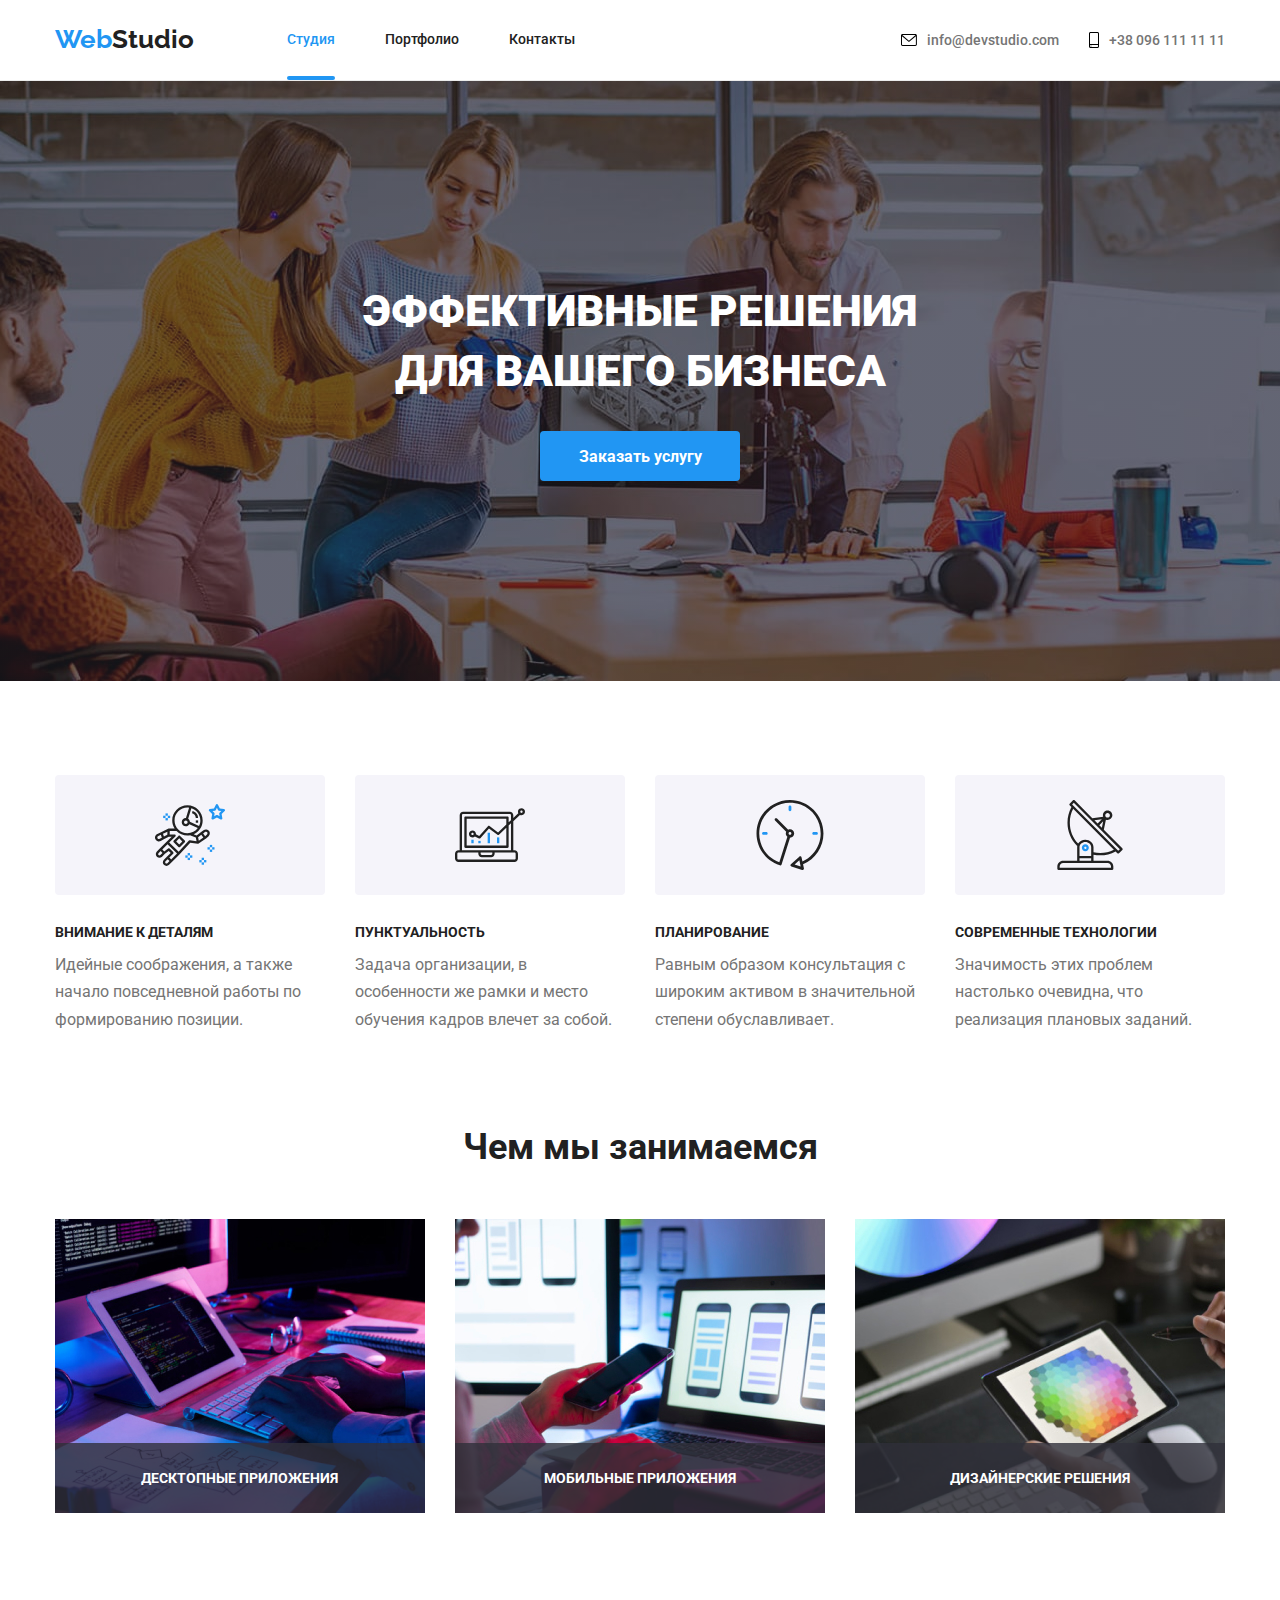
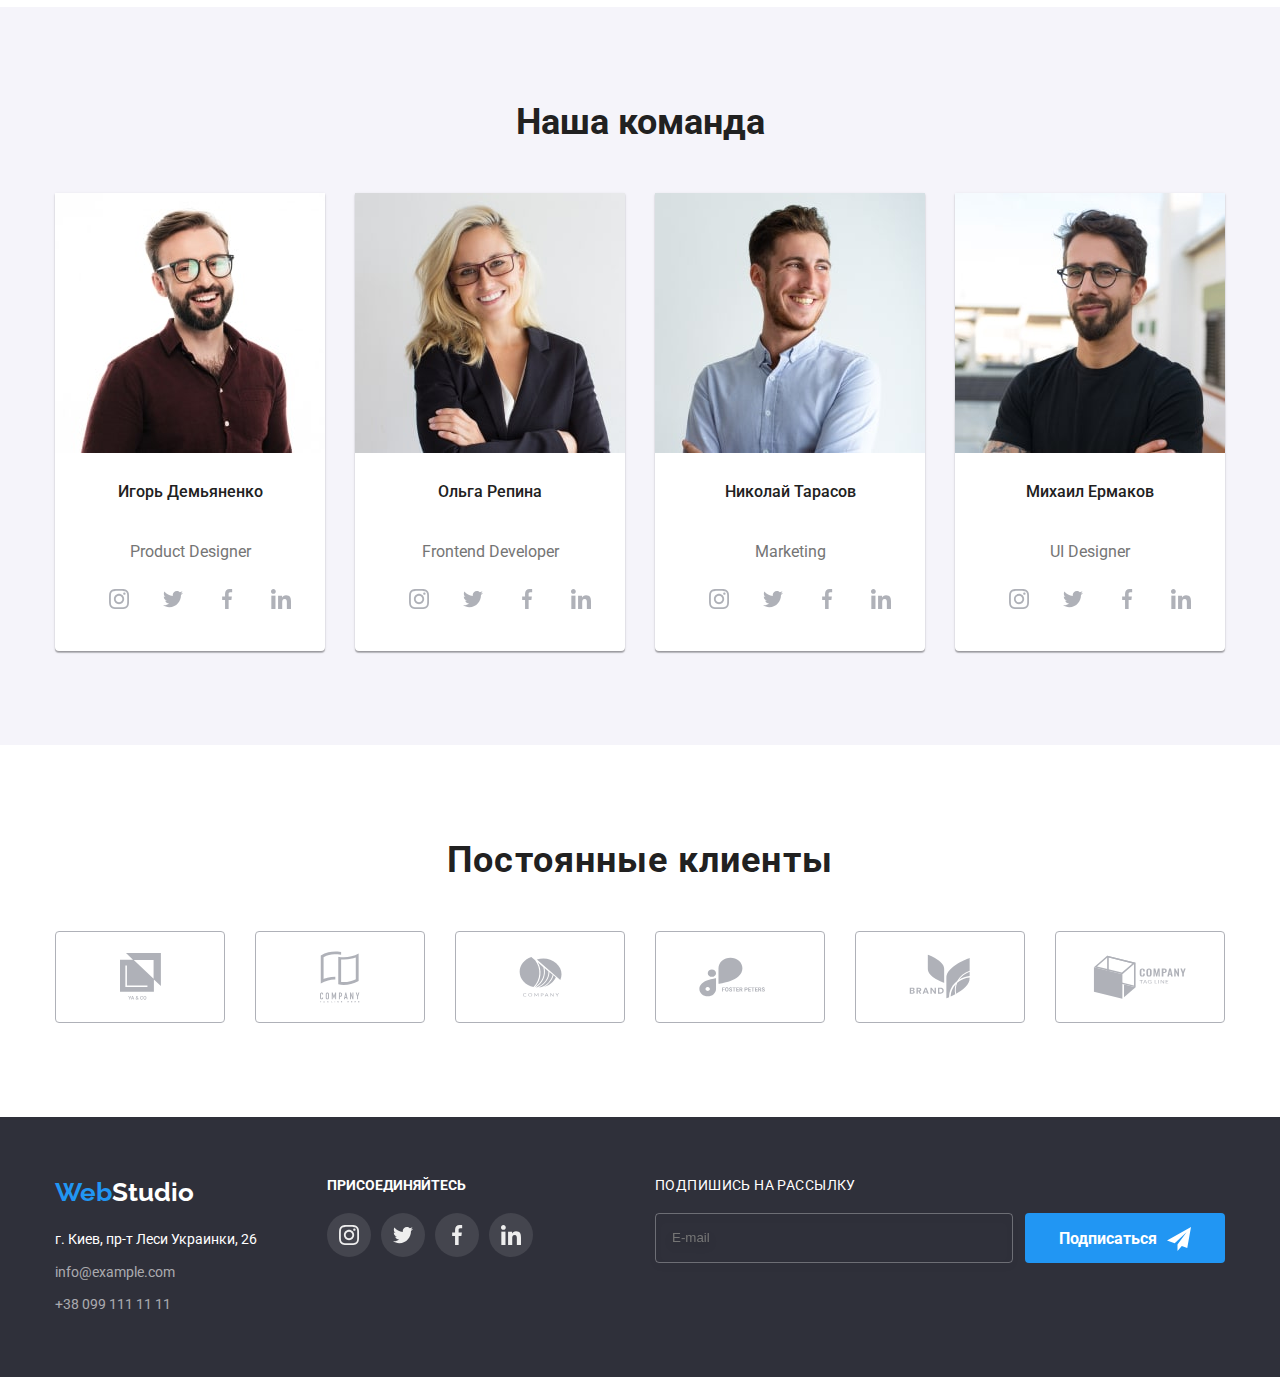
<file: index.html>
<!DOCTYPE html>
<html lang="en">

<head>
    <meta charset="UTF-8">
    <meta http-equiv="X-UA-Compatible" content="IE=edge">
    <meta name="viewport" content="width=device-width, initial-scale=1.0">
    <title>Студия</title>
    <link rel="preconnect" href="https://fonts.googleapis.com">
    <link rel="preconnect" href="https://fonts.gstatic.com" crossorigin>
    <link href="https://fonts.googleapis.com/css2?family=Raleway:wght@700&family=Roboto:wght@400;500;700;900&display=swap"
        rel="stylesheet">
    <link rel="stylesheet" href="https://minhaskamal.github.io/DownGit/#/home?url=https://github.com/sindresorhus/modern-normalize/blob/main/modern-normalize.css">
    <link rel="stylesheet" href="./css/main.min.css">
    
</head>

<body>
    <!-- Навбар -->
    <header class="header">
        <div class="container">
            <nav class="nav">
                <a href="index.html" class="header-logo logo">Web<span>Studio</span></a>
                <ul class="nav-list list">
                    <li class="item"><a href="index.html" class="active list-title nav-link-head">Студия</a></li>
                    <li class="item"><a href="portfolio.html" class="list-title nav-link-head">Портфолио</a></li>
                    <li class="item"><a href="" class="list-title nav-link-head">Контакты</a></li>
                </ul>
            </nav>
            <div class="header-contact">
                <a href="mailto:info@devstudio.com" class="info info-link"><svg class="info-icon" width="16" height="12"><use href="./images/symbol-defs.svg#icon-envelope"></use></svg>info@devstudio.com</a>
                <a href="tel:+380991111111" class="info item info-link"><svg class="info-icon" width="10" height="16">
                    <use href="./images/symbol-defs.svg#icon-smartphone"></use>
                </svg>+38 096 111 11 11</a>
            </div>
            <button type="button" class="gamburger gamburger-open"><svg class="ikon-gamburger"  width="24" height="16"><use  href="./images/symbol-defs.svg#icon-g-menu"></use></svg></button>
        </div> 
        <div class="mob-menu is-hidden">
            <div class="menu-top">
                <button type="button" class="gamburger gamburger-close">
                    <svg class="ikon-gamburger" width="18" height="18">
                        <use href="./images/symbol-defs.svg#icon-g-close"></use>
                    </svg>
                </button>
                <ul class="mob-menu-list list">
                    <li class="mob-menu-item">
                        <a href="./index.html" class="mob-menu-link active" >Студия</a>
                    </li>
                    <li class="mob-menu-item">
                        <a href="./portfolio.html" class="mob-menu-link">Портфолио</a>
                    </li>
                    <li class="mob-menu-item">
                        <a href="" class="mob-menu-link">Контакты</a>
                    </li>
                </ul>
            </div>
           <div class="menu-bottom">
                <a href="tel:+380991111111" class="mob-tel link">+38 096 111 11 11</a>
                <a href="mailto:info@devstudio.com" class="mob-email link">info@devstudio.com</a>
                <ul class="mob-list-social list">
                    <li class="mob-social-menu-item"><a href="" class="mob-social-link link">Instagram</a></li>
                    <li class="mob-social-menu-item"><a href="" class="mob-social-link link">Twitter</a></li>
                    <li class="mob-social-menu-item"><a href="" class="mob-social-link link">Facebook</a></li>
                    <li class="mob-social-menu-item"><a href="" class="mob-social-link link">Linkedin</a></li>
                </ul>
           </div>
        </div>
    </header>
    <!-- Основной контент -->
    <main>
        <!-- Шапка -->
        <section class="hero section">
            <div class="container">
                <h1 class="hero-title">Эффективные решения<br> для вашего бизнеса</h1>
                <button type="button" class="hero-button" data-modal-open>Заказать услугу</button>
            </div>
        </section>
        <!-- Особенности -->
        <section class="quality section">
            <div class="container">
                <ul class="list quality-list">
                    <li class="flex-element">
                        <div class="box-icon">
                         <svg class="quality-icon">
                            <use href="./images/symbol-defs.svg#icon-astronaut"></use>
                        </svg>   
                        </div>
                        <h3 class="quality-title">Внимание к деталям</h3>
                        <p class="quality-text">Идейные соображения, а также начало повседневной работы по формированию позиции.</p>
                    </li>
                    <li class="flex-element">
                        <div class="box-icon">
                            <svg class="quality-icon">
                                <use href="./images/symbol-defs.svg#icon-diagram"></use>
                            </svg>
                        </div>
                        <h3 class="quality-title">Пунктуальность</h3>
                        <p class="quality-text">Задача организации, в особенности же рамки и место обучения кадров влечет за собой.</p>
                    </li>
                    <li class="flex-element">
                        <div class="box-icon">
                            <svg class="quality-icon">
                                <use href="./images/symbol-defs.svg#icon-clock"></use>
                            </svg>
                        </div>
                        <h3 class="quality-title">Планирование</h3>
                        <p class="quality-text">Равным образом консультация с широким активом в значительной степени обуславливает.</p>
                    </li>
                    <li class="flex-element">
                        <div class="box-icon">
                            <svg class="quality-icon">
                                <use href="./images/symbol-defs.svg#icon-antenna"></use>
                            </svg>
                        </div>
                        <h3 class="quality-title">Современные технологии</h3>
                        <p class="quality-text">Значимость этих проблем настолько очевидна, что реализация плановых заданий.</p>
                    </li>
                </ul>
            </div>
        </section>
        <!-- Чем мы занимаемся -->
        <section class="doing section sec-padding">
            <div  class="container">
                <h2 class="doing-title">Чем мы занимаемся</h2>
                <ul class="doing-list list">
                    <li class="flex-element"><div class="doing-top-wrap"><img src="./images/keyboard.jpg" alt="keyboard" width="370"><p class="doin-text">Десктопные приложения</p></div></li>
                    <li class="flex-element"><div class="doing-top-wrap"><img src="./images/notebook.jpg" alt="notebook" width="370"><p class="doin-text">Мобильные приложения</p></div></li>
                    <li class="flex-element"><div class="doing-top-wrap"><img src="./images/pad.jpg" alt="tablet" width="370"><p class="doin-text">Дизайнерские решения</p></div></li>
                </ul>
            </div>
        </section>
        <!-- Наша команда -->
        <section class="our-team section">
            <div class="container">
                <h2 class="our-team-title">Наша команда</h2>
                <ul class="list">
                    <li  class="flex-element">
                        <picture>
                            <source srcset="
                                ./images/team/img1-desktop-1x.jpg 1x,
                                ./images/team/img1-desktop-2x.jpg 2x"
                                media="(min-width: 1200px)"
                            >
                            <source srcset="
                                ./images/team/img1-tablet-1x.jpg 1x,
                                ./images/team/img1-tablet-2x.jpg 2x"
                                media="(min-width: 768px)"
                            >
                            <source srcset="
                                ./images/team/img1-mob-1x.jpg 1x,
                                ./images/team/img1-mob-2x.jpg 2x"
                                media="(min-width: 320px)"
                            >
                            <img src="./images/pers1.jpg" alt="product_designer" width="270">
                        </picture>
                        <div class="info-personal">
                            <h3 class="list-title">Игорь Демьяненко</h3>
                            <p class="list-text">Product Designer</p>
                            <ul class="team-social-list list">
                                <li class="team-social-item item">
                                    <a href="" class="link team-social-link">
                                        <svg class="team-social-icon">
                                            <use href="./images/symbol-defs.svg#icon-instagram"></use>
                                        </svg>
                                    </a>
                                </li>
                                <li class="team-social-item item">
                                    <a href="" class="link team-social-link">
                                        <svg class="team-social-icon">
                                            <use href="./images/symbol-defs.svg#icon-twitter"></use>
                                        </svg>
                                    </a>
                                </li>
                                <li class="team-social-item item">
                                    <a href="" class="link team-social-link">
                                        <svg class="team-social-icon">
                                            <use href="./images/symbol-defs.svg#icon-facebook"></use>
                                        </svg>
                                    </a>
                                </li>
                                <li class="team-social-item item">
                                    <a href="" class="link team-social-link">
                                        <svg class="team-social-icon">
                                            <use href="./images/symbol-defs.svg#icon-linkedin"></use>
                                        </svg>
                                    </a>
                                </li>
                            </ul>
                        </div>
                    </li>
                    <li  class="flex-element">
                        <picture>
                            <source srcset="
                                ./images/team/img2-desktop-1x.jpg 1x,
                                ./images/team/img2-desktop-2x.jpg 2x"
                                media="(min-width: 1200px)"
                            >
                            <source srcset="
                                ./images/team/img2-tablet-1x.jpg 1x,
                                ./images/team/img2-tablet-2x.jpg 2x"
                                media="(min-width: 768px)"
                            >
                            <source srcset="
                                ./images/team/img2-mob-1x.jpg 1x,
                                ./images/team/img2-mob-2x.jpg 2x"
                                media="(min-width: 320px)"
                            >
                            <img src="./images/pers2.jpg" alt="frontend_developer" width="270">
                        </picture>
                        <div class="info-personal">
                            <h3 class="list-title">Ольга Репина</h3>
                            <p class="list-text">Frontend Developer</p>
                            <ul class="team-social-list list">
                                <li class="team-social-item item">
                                    <a href="" class="link team-social-link">
                                        <svg class="team-social-icon">
                                            <use href="./images/symbol-defs.svg#icon-instagram"></use>
                                        </svg>
                                    </a>
                                </li>
                                <li class="team-social-item item">
                                    <a href="" class="link team-social-link">
                                        <svg class="team-social-icon">
                                            <use href="./images/symbol-defs.svg#icon-twitter"></use>
                                        </svg>
                                    </a>
                                </li>
                                <li class="team-social-item item">
                                    <a href="" class="link team-social-link">
                                        <svg class="team-social-icon">
                                            <use href="./images/symbol-defs.svg#icon-facebook"></use>
                                        </svg>
                                    </a>
                                </li>
                                <li class="team-social-item item">
                                    <a href="" class="link team-social-link">
                                        <svg class="team-social-icon">
                                            <use href="./images/symbol-defs.svg#icon-linkedin"></use>
                                        </svg>
                                    </a>
                                </li>
                            </ul>
                        </div>
                    </li>
                    <li  class="flex-element">
                        <picture>
                            <source srcset="
                                ./images/team/img3-desktop-1x.jpg 1x,
                                ./images/team/img3-desktop-2x.jpg 2x"
                                media="(min-width: 1200px)"
                            >
                            <source srcset="
                                ./images/team/img3-tablet-1x.jpg 1x,
                                ./images/team/img3-tablet-2x.jpg 2x"
                                media="(min-width: 768px)"
                            >
                            <source srcset="
                                ./images/team/img3-mob-1x.jpg 1x,
                                ./images/team/img3-mob-2x.jpg 2x"
                                media="(min-width: 320px)"
                            >
                            <img src="./images/pers3.jpg" alt="marketing" width="270">
                        </picture>
                        <div class="info-personal">
                            <h3 class="list-title">Николай Тарасов</h3>
                            <p class="list-text">Marketing</p>
                            <ul class="team-social-list list">
                                <li class="team-social-item item">
                                    <a href="" class="link team-social-link">
                                        <svg class="team-social-icon">
                                            <use href="./images/symbol-defs.svg#icon-instagram"></use>
                                        </svg>
                                    </a>
                                </li>
                                <li class="team-social-item item">
                                    <a href="" class="link team-social-link">
                                        <svg class="team-social-icon">
                                            <use href="./images/symbol-defs.svg#icon-twitter"></use>
                                        </svg>
                                    </a>
                                </li>
                                <li class="team-social-item item">
                                    <a href="" class="link team-social-link">
                                        <svg class="team-social-icon">
                                            <use href="./images/symbol-defs.svg#icon-facebook"></use>
                                        </svg>
                                    </a>
                                </li>
                                <li class="team-social-item item">
                                    <a href="" class="link team-social-link">
                                        <svg class="team-social-icon">
                                            <use href="./images/symbol-defs.svg#icon-linkedin"></use>
                                        </svg>
                                    </a>
                                </li>
                            </ul>
                        </div>
                    </li>
                    <li  class="flex-element">
                        <picture>
                            <source srcset="
                                ./images/team/img4-desktop-1x.jpg 1x,
                                ./images/team/img4-desktop-2x.jpg 2x"
                                media="(min-width: 1200px)"
                            >
                            <source srcset="
                                ./images/team/img4-tablet-1x.jpg 1x,
                                ./images/team/img4-tablet-2x.jpg 2x"
                                media="(min-width: 768px)"
                            >
                            <source srcset="
                                ./images/team/img4-mob-1x.jpg 1x,
                                ./images/team/img4-mob-2x.jpg 2x"
                                media="(min-width: 320px)"
                            >
                            <img src="./images/pers4.jpg" alt="ui_designer" width="270">
                        </picture>
                        <div class="info-personal">
                            <h3 class="list-title">Михаил Ермаков</h3>
                            <p class="list-text">UI Designer</p>
                            <ul class="team-social-list list">
                                <li class="team-social-item item">
                                    <a href="" class="link team-social-link">
                                        <svg class="team-social-icon">
                                            <use href="./images/symbol-defs.svg#icon-instagram"></use>
                                        </svg>
                                    </a>
                                </li>
                                <li class="team-social-item item">
                                    <a href="" class="link team-social-link">
                                        <svg class="team-social-icon">
                                            <use href="./images/symbol-defs.svg#icon-twitter"></use>
                                        </svg>
                                    </a>
                                </li>
                                <li class="team-social-item item">
                                    <a href="" class="link team-social-link">
                                        <svg class="team-social-icon">
                                            <use href="./images/symbol-defs.svg#icon-facebook"></use>
                                        </svg>
                                    </a>
                                </li>
                                <li class="team-social-item item">
                                    <a href="" class="link team-social-link">
                                        <svg class="team-social-icon">
                                            <use href="./images/symbol-defs.svg#icon-linkedin"></use>
                                        </svg>
                                    </a>
                                </li>
                            </ul>
                        </div>
                    </li>
                </ul>
            </div>
        </section>
        <section class="section clients">
            <div class="container">
                    <h2 class="title-clients">Постоянные клиенты</h2>
                    <ul class="list list-clients">
                        <li class="item item-clients">
                            <a href="" class="link-client">
                                <svg class="logo-client-icon" width="41" height="47">
                                    <use href="./images/symbol-defs.svg#icon-group"></use>
                                </svg>
                            </a>
                        </li>
                        <li class="item item-clients">
                            <a href="" class="link-client">
                                <svg class="logo-client-icon" width="40" height="52">
                                    <use href="./images/symbol-defs.svg#icon-group1"></use>
                                </svg>
                            </a>
                        </li>
                        <li class="item item-clients">
                            <a href="" class="link-client">
                                <svg class="logo-client-icon" width="43" height="41">
                                    <use href="./images/symbol-defs.svg#icon-group2"></use>
                                </svg>
                            </a>
                        </li>
                        <li class="item item-clients">
                            <a href="" class="link-client">
                                <svg class="logo-client-icon" width="84" height="40">
                                    <use href="./images/symbol-defs.svg#icon-group3"></use>
                                </svg>
                            </a>
                        </li>
                        <li class="item item-clients">
                            <a href="" class="link-client">
                                <svg class="logo-client-icon" width="62" height="45">
                                    <use href="./images/symbol-defs.svg#icon-group4"></use>
                                </svg>
                            </a>
                        </li>
                        <li class="item item-clients">
                            <a href="" class="link-client">
                                <svg class="logo-client-icon" width="94" height="44">
                                    <use href="./images/symbol-defs.svg#icon-group5"></use>
                                </svg>
                            </a>
                        </li>
                    </ul>
            </div>
        </section>
    </main>
    <!-- Подвал -->
    <footer class="footer">
        <div class="container footer-conteiner">
            <div class="footer-inform">
                <div class="footer-contact">
                <a href="index.html" class="logo">Web<span>Studio</span></a>
                <address>
                    <ul class="list">
                        <li class="footer-item">
                            <p class="list-text">г. Киев, пр-т Леси Украинки, 26</p>
                        </li>
                        <li class="footer-item">
                            <a href="mailto:info@example.com" class="info">info@example.com</a>
                        </li>
                        <li class="footer-item">
                            <a href="tel:+380991111111" class="info">+38 099 111 11 11</a>
                        </li>
                    </ul>
                </address> 
            </div>
            <div class="footer-social">
                <h2 class="footer-social-title">присоединяйтесь</h2>
                <ul class="footer-social-list list">
                    <li class="footer-social-item item">
                        <a href="" class="link footer-social-link">
                            <svg class="footer-social-icon">
                                <use href="./images/symbol-defs.svg#icon-instagram"></use>
                            </svg>
                        </a>
                    </li>
                    <li class="footer-social-item item">
                        <a href="" class="link footer-social-link">
                            <svg class="footer-social-icon">
                                <use href="./images/symbol-defs.svg#icon-twitter"></use>
                            </svg>
                        </a>
                    </li>
                    <li class="footer-social-item item">
                        <a href="" class="link footer-social-link">
                            <svg class="footer-social-icon">
                                <use href="./images/symbol-defs.svg#icon-facebook"></use>
                            </svg>
                        </a>
                    </li>
                    <li class="footer-social-item item">
                        <a href="" class="link footer-social-link">
                            <svg class="footer-social-icon">
                                <use href="./images/symbol-defs.svg#icon-linkedin"></use>
                            </svg>
                        </a>
                    </li>
                </ul>
            </div>
            </div>
            
            <div class="footer-form">
                <form action="#" class="form-commit-footer">
                <div class="footer-modal-field">
                    <label class="footer-modal-label" for="user-email-footer">
                        Подпишись на рассылку
                        <input type="email" name="user-email" id="user-email-footer" class="footer-modal-input" placeholder="E-mail">
                    </label>
                </div> 
                <button class="modal-button footer-button" type="submit">
                    <span class="footer-text-label">Подписаться
                    <svg class="modal-footer-icon" width="24" height="24">
                        <use href="./images/symbol-defs.svg#icon-send"></use>
                    </svg>
                    </span>
                </button>
                </form>
            </div>
        </div>  
    </footer>
    <div class="backdrop is-hidden" data-modal>
        <div class="modal">
            <button type="button" data-modal-close class="close-btn" ><svg class="icon-send" width="11" height="11"><use href="./images/symbol-defs.svg#icon-btn-close"></use></svg></button>
            <p class="modal-title">Оставте свои данные, мы Вам перезвоним</p>
            <form action="# " class="form-commit">
                <div class="modal-field">
                    <label class="modal-label" for="user-name">
                        Имя
                        <span class="input-wrap"><input 
                        type="text" 
                        name="user-name" 
                        id="user-name"
                        class="modal-input">
                        <svg class="modal-input-icon" width="12" height="12"><use href="./images/symbol-defs.svg#icon-name"></use></svg></span>
                    </label>
                </div>
                <div class="modal-field">
                    <label class="modal-label" for="user-tel">
                        Телефон
                        <span class="input-wrap"><input
                        type="tel" 
                        name="tel" 
                        id="user-tel"
                        class="modal-input">
                        <svg class="modal-input-icon" width="12" height="12"><use href="./images/symbol-defs.svg#icon-number"></use></svg></span>
                    </label>
                </div>
                <div class="modal-field">
                    <label class="modal-label" for="user-email">
                        Почта
                        <span class="input-wrap"><input 
                        type="email" 
                        name="user-email" 
                        id="user-email"
                        class="modal-input">
                        <svg class="modal-input-icon" width="12" height="12"><use href="./images/symbol-defs.svg#icon-email"></use></svg></span>
                    </label>
                </div>
                <div class="modal-field">
                    <label class="modal-label" for="user-coment">
                        Коментарий
                        <textarea 
                        name="user-coment" 
                        class="modal-text" 
                        id="user-coment"
                        placeholder="Введите текст"></textarea>
                    </label>
                </div>
                <div class="modal-field">
                        <input 
                        type="checkbox" 
                        name="policy" 
                        class="input-check visually-hidden"
                        id="input-check"
                        value="yes"
                        >
                        <label for="input-check" class="check-text">
                            <span class="span-box">
                                <svg class="input-icon-check" width="11" height="8">
                                    <use href="./images/symbol-defs.svg#icon-check"></use>
                                </svg>
                            </span>Соглашаюсь с рассылкой и принимаю<a href="" class="check-link">Условия договора</a>
                        </label>  
                </div>
                <button class="modal-button" type="submit">Отправить</button>
            </form>
            
        </div>
    </div>
<script src="./js/modal.js"></script>
<script src="./js/mobile-menu.js"></script>
</body>
</html>
</file>
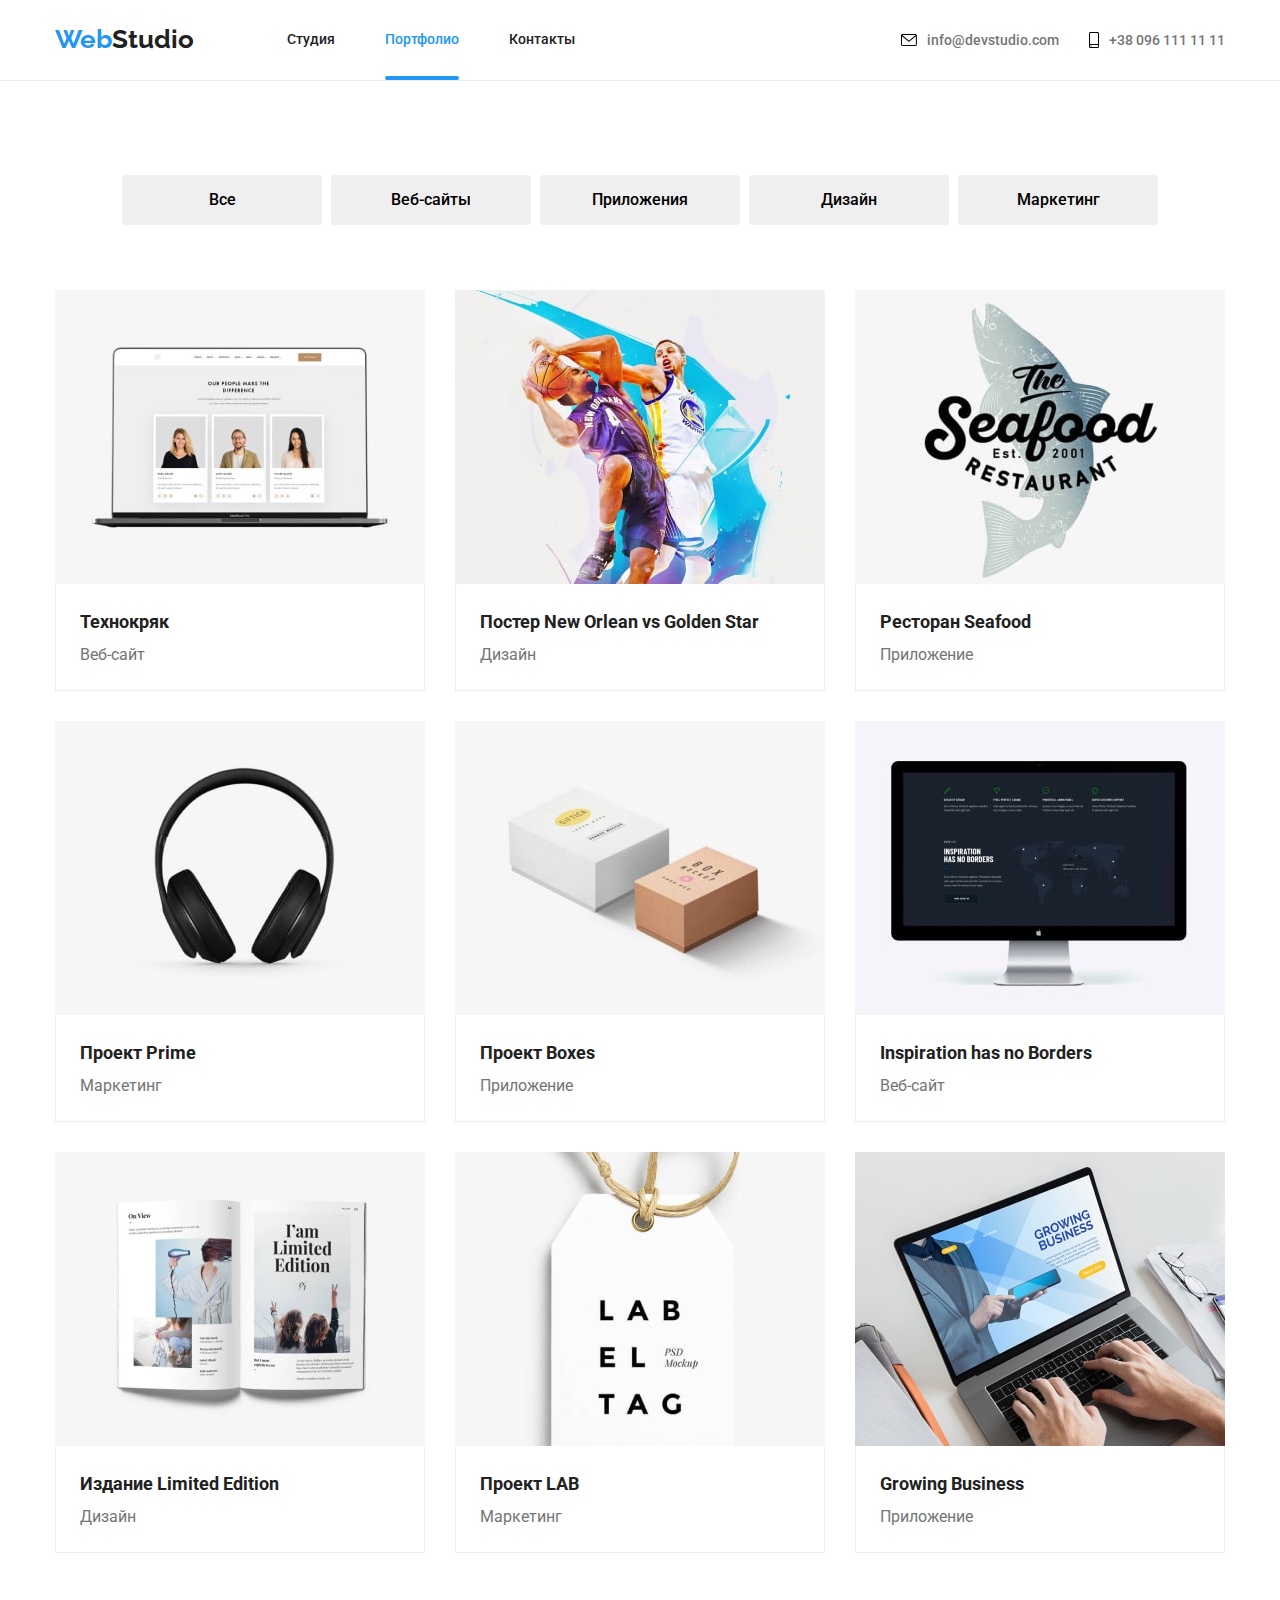
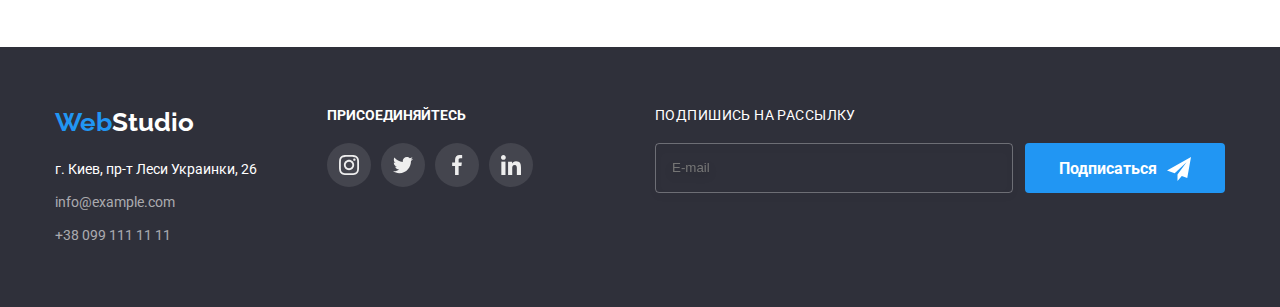
<file: portfolio.html>
<!DOCTYPE html>
<html lang="en">

<head>
    <meta charset="UTF-8">
    <meta http-equiv="X-UA-Compatible" content="IE=edge">
    <meta name="viewport" content="width=device-width, initial-scale=1.0">
    <title>Студия</title>
    <link rel="preconnect" href="https://fonts.googleapis.com">
    <link rel="preconnect" href="https://fonts.gstatic.com" crossorigin>
    <link href="https://fonts.googleapis.com/css2?family=Raleway:wght@700&family=Roboto:wght@400;500;700;900&display=swap"
        rel="stylesheet">
    <link rel="stylesheet"
        href="https://minhaskamal.github.io/DownGit/#/home?url=https://github.com/sindresorhus/modern-normalize/blob/main/modern-normalize.css">
    <link rel="stylesheet" href="./css/main.min.css">

</head>

<body>
    <!-- Навбар -->
    <header class="header">
        <div class="container">
            <nav class="nav">
                <a href="index.html" class="header-logo logo">Web<span>Studio</span></a>
                <ul class="nav-list list">
                    <li class="item"><a href="index.html" class="list-title nav-link-head">Студия</a></li>
                    <li class="item"><a href="portfolio.html" class="active list-title nav-link-head">Портфолио</a></li>
                    <li class="item"><a href="" class="list-title nav-link-head">Контакты</a></li>
                </ul>
            </nav>
            <div class="header-contact">
                <a href="mailto:info@devstudio.com" class="info info-link"><svg class="info-icon" width="16" height="12">
                        <use href="./images/symbol-defs.svg#icon-envelope"></use>
                    </svg>info@devstudio.com</a>
                <a href="tel:+380991111111" class="info item info-link"><svg class="info-icon" width="10" height="16">
                        <use href="./images/symbol-defs.svg#icon-smartphone"></use>
                    </svg>+38 096 111 11 11</a>
            </div>
            <button type="button" class="gamburger gamburger-open"><svg class="ikon-gamburger" width="24" height="16">
                    <use href="./images/symbol-defs.svg#icon-g-menu"></use>
                </svg></button>
        </div>
        <div class="mob-menu is-hidden">
            <div class="menu-top">
                <button type="button" class="gamburger gamburger-close">
                    <svg class="ikon-gamburger" width="18" height="18">
                        <use href="./images/symbol-defs.svg#icon-g-close"></use>
                    </svg>
                </button>
                <ul class="mob-menu-list list">
                    <li class="mob-menu-item">
                        <a href="./index.html" class="mob-menu-link">Студия</a>
                    </li>
                    <li class="mob-menu-item">
                        <a href="./portfolio.html" class="mob-menu-link active">Портфолио</a>
                    </li>
                    <li class="mob-menu-item">
                        <a href="" class="mob-menu-link">Контакты</a>
                    </li>
                </ul>
            </div>
            <div class="menu-bottom">
                <a href="tel:+380991111111" class="mob-tel link">+38 096 111 11 11</a>
                <a href="mailto:info@devstudio.com" class="mob-email link">info@devstudio.com</a>
                <ul class="mob-list-social list">
                    <li class="mob-social-menu-item"><a href="" class="mob-social-link link">Instagram</a></li>
                    <li class="mob-social-menu-item"><a href="" class="mob-social-link link">Twitter</a></li>
                    <li class="mob-social-menu-item"><a href="" class="mob-social-link link">Facebook</a></li>
                    <li class="mob-social-menu-item"><a href="" class="mob-social-link link">Linkedin</a></li>
                </ul>
            </div>
        </div>
    </header>
    <!-- Основной контент -->
    <main class="portfolio">
        <section class="main section">
            <div class="container">
                <section class="projects">
                    <ul class="list filters">
                        <li class="flex-element"><button type="button" class="filters-button">Все</button></li>
                        <li class="flex-element"><button type="button" class="filters-button">Веб-сайты</button></li>
                        <li class="flex-element"><button type="button" class="filters-button">Приложения</button></li>
                        <li class="flex-element"><button type="button" class="filters-button">Дизайн</button></li>
                        <li class="flex-element"><button type="button" class="filters-button">Маркетинг</button></li>
                    </ul>
                    <ul class="list list-project">
                        <li class="flex-element flex-element-project">
                            <div class="project-top-wrap">
                            <picture>
                            <source srcset="
                                ./images/portfolio/img1-desktop-1x.jpg 1x,
                                ./images/portfolio/img1-desktop-2x.jpg 2x"
                                media="(min-width: 1200px)"
                            >
                            <source srcset="
                                ./images/portfolio/img1-tablet-1x.jpg 1x,
                                ./images/portfolio/img1-tablet-2x.jpg 2x"
                                media="(min-width: 768px)"
                            >
                            <source srcset="
                                ./images/portfolio/img1-mob-1x.jpg 1x,
                                ./images/portfolio/img1-mob-2x.jpg 2x"
                                media="(min-width: 320px)"
                            >
                                <img src="./images/port1.jpg" alt="web-site" width="370">
                            </picture>
                                <p class="description-text">Технокряк это современная площадка распространения коронавируса. Компании используют эту платформу для цифрового
                                 шпионажа и атак на защищённые сервера конкурентов.</p>
                             </div>
                            <div class="info-project">
                                <h3 class="section-title">Технокряк</h3>
                                <p class="project-text">Веб-сайт</p>
                            </div>    
                        </li>                    
                        <li class="flex-element flex-element-project">
                            <div class="project-top-wrap">
                                <picture>
                            <source srcset="
                                ./images/portfolio/img2-desktop-1x.jpg 1x,
                                ./images/portfolio/img2-desktop-2x.jpg 2x"
                                media="(min-width: 1200px)"
                            >
                            <source srcset="
                                ./images/portfolio/img2-tablet-1x.jpg 1x,
                                ./images/portfolio/img2-tablet-2x.jpg 2x"
                                media="(min-width: 768px)"
                            >
                            <source srcset="
                                ./images/portfolio/img2-mob-1x.jpg 1x,
                                ./images/portfolio/img2-mob-2x.jpg 2x"
                                media="(min-width: 320px)"
                            >
                                <img src="./images/port2.jpg" alt="web-site" width="370">
                            </picture>
                                <p class="description-text">Технокряк это современная площадка распространения коронавируса. Компании используют эту платформу для цифрового
                                шпионажа и атак на защищённые сервера конкурентов.</p></div>
                            <div class="info-project">
                                <h3 class="section-title">Постер New Orlean vs Golden Star</h3>
                                <p class="project-text">Дизайн</p>
                            </div>
                        </li> 
                        <li class="flex-element flex-element-project">
                            <div class="project-top-wrap">
                                <picture>
                            <source srcset="
                                ./images/portfolio/img3-desktop-1x.jpg 1x,
                                ./images/portfolio/img3-desktop-2x.jpg 2x"
                                media="(min-width: 1200px)"
                            >
                            <source srcset="
                                ./images/portfolio/img3-tablet-1x.jpg 1x,
                                ./images/portfolio/img3-tablet-2x.jpg 2x"
                                media="(min-width: 768px)"
                            >
                            <source srcset="
                                ./images/portfolio/img3-mob-1x.jpg 1x,
                                ./images/portfolio/img3-mob-2x.jpg 2x"
                                media="(min-width: 320px)"
                            >
                                <img src="./images/port3.jpg" alt="app" width="370">
                            </picture>
                                <p class="description-text">Технокряк это современная площадка распространения коронавируса. Компании используют эту платформу для цифрового
                                шпионажа и атак на защищённые сервера конкурентов.</p></div>
                            <div class="info-project">
                                <h3 class="section-title">Ресторан Seafood</h3>
                                <p class="project-text">Приложение</p>
                            </div>
                        </li>             
                        <li class="flex-element flex-element-project">
                            <div class="project-top-wrap">
                                <picture>
                            <source srcset="
                                ./images/portfolio/img4-desktop-1x.jpg 1x,
                                ./images/portfolio/img4-desktop-2x.jpg 2x"
                                media="(min-width: 1200px)"
                            >
                            <source srcset="
                                ./images/portfolio/img4-tablet-1x.jpg 1x,
                                ./images/portfolio/img4-tablet-2x.jpg 2x"
                                media="(min-width: 768px)"
                            >
                            <source srcset="
                                ./images/portfolio/img4-mob-1x.jpg 1x,
                                ./images/portfolio/img4-mob-2x.jpg 2x"
                                media="(min-width: 320px)"
                            >
                                <img src="./images/port4.jpg" alt="marketing" width="370">
                            </picture>
                               <p class="description-text">Технокряк это современная площадка распространения коронавируса. Компании используют эту платформу для цифрового
                            шпионажа и атак на защищённые сервера конкурентов.</p></div>
                            <div class="info-project">
                                <h3 class="section-title">Проект Prime</h3>
                                <p class="project-text">Маркетинг</p>
                                </div>
                        </li>   
                        <li class="flex-element flex-element-project">
                            <div class="project-top-wrap">
                                <picture>
                            <source srcset="
                                ./images/portfolio/img5-desktop-1x.jpg 1x,
                                ./images/portfolio/img5-desktop-2x.jpg 2x"
                                media="(min-width: 1200px)"
                            >
                            <source srcset="
                                ./images/portfolio/img5-tablet-1x.jpg 1x,
                                ./images/portfolio/img5-tablet-2x.jpg 2x"
                                media="(min-width: 768px)"
                            >
                            <source srcset="
                                ./images/portfolio/img5-mob-1x.jpg 1x,
                                ./images/portfolio/img5-mob-2x.jpg 2x"
                                media="(min-width: 320px)"
                            >
                                <img src="./images/port5.jpg" alt="app" width="370">
                            </picture>
                                <p class="description-text">Технокряк это современная площадка распространения коронавируса. Компании используют эту платформу для цифрового
                                шпионажа и атак на защищённые сервера конкурентов.</p></div>
                            <div class="info-project">
                                <h3 class="section-title">Проект Boxes</h3>
                                <p class="project-text">Приложение</p>
                            </div>    
                        </li>                       
                        <li class="flex-element flex-element-project">
                            <div class="project-top-wrap">
                                <picture>
                            <source srcset="
                                ./images/portfolio/img6-desktop-1x.jpg 1x,
                                ./images/portfolio/img6-desktop-2x.jpg 2x"
                                media="(min-width: 1200px)"
                            >
                            <source srcset="
                                ./images/portfolio/img6-tablet-1x.jpg 1x,
                                ./images/portfolio/img6-tablet-2x.jpg 2x"
                                media="(min-width: 768px)"
                            >
                            <source srcset="
                                ./images/portfolio/img6-mob-1x.jpg 1x,
                                ./images/portfolio/img6-mob-2x.jpg 2x"
                                media="(min-width: 320px)"
                            >
                                <img src="./images/port6.jpg" alt="web-site" width="370">
                            </picture>
                                <p class="description-text">Технокряк это современная площадка распространения коронавируса. Компании используют эту платформу для цифрового
                                шпионажа и атак на защищённые сервера конкурентов.</p></div>
                            <div class="info-project">
                                <h3 class="section-title">Inspiration has no Borders</h3>
                                <p class="project-text">Веб-сайт</p>
                            </div>  
                        </li>
                        <li class="flex-element flex-element-project">
                            <div class="project-top-wrap">
                                <picture>
                            <source srcset="
                                ./images/portfolio/img7-desktop-1x.jpg 1x,
                                ./images/portfolio/img7-desktop-2x.jpg 2x"
                                media="(min-width: 1200px)"
                            >
                            <source srcset="
                                ./images/portfolio/img7-tablet-1x.jpg 1x,
                                ./images/portfolio/img7-tablet-2x.jpg 2x"
                                media="(min-width: 768px)"
                            >
                            <source srcset="
                                ./images/portfolio/img7-mob-1x.jpg 1x,
                                ./images/portfolio/img7-mob-2x.jpg 2x"
                                media="(min-width: 320px)"
                            >
                                <img src="./images/port7.jpg" alt="design" width="370">
                            </picture>
                                <p class="description-text">Технокряк это современная площадка распространения коронавируса. Компании используют эту платформу для цифрового
                                шпионажа и атак на защищённые сервера конкурентов.</p></div>
                            <div class="info-project">
                                <h3 class="section-title">Издание Limited Edition</h3>
                                <p class="project-text">Дизайн</p>
                            </div>
                        </li>    
                        <li class="flex-element flex-element-project">
                            <div class="project-top-wrap">
                                <picture>
                            <source srcset="
                                ./images/portfolio/img8-desktop-1x.jpg 1x,
                                ./images/portfolio/img8-desktop-2x.jpg 2x"
                                media="(min-width: 1200px)"
                            >
                            <source srcset="
                                ./images/portfolio/img8-tablet-1x.jpg 1x,
                                ./images/portfolio/img8-tablet-2x.jpg 2x"
                                media="(min-width: 768px)"
                            >
                            <source srcset="
                                ./images/portfolio/img8-mob-1x.jpg 1x,
                                ./images/portfolio/img8-mob-2x.jpg 2x"
                                media="(min-width: 320px)"
                            >
                                <img src="./images/port8.jpg" alt="marketing" width="370">
                            </picture>
                                <p class="description-text">Технокряк это современная площадка распространения коронавируса. Компании используют эту платформу для цифрового
                                шпионажа и атак на защищённые сервера конкурентов.</p></div>
                            <div class="info-project">
                                <h3 class="section-title">Проект LAB</h3>
                                <p class="project-text">Маркетинг</p>
                            </div>
                        </li>
                        <li class="flex-element flex-element-project"> 
                            <div class="project-top-wrap">
                                <picture>
                            <source srcset="
                                ./images/portfolio/img9-desktop-1x.jpg 1x,
                                ./images/portfolio/img9-desktop-2x.jpg 2x"
                                media="(min-width: 1200px)"
                            >
                            <source srcset="
                                ./images/portfolio/img9-tablet-1x.jpg 1x,
                                ./images/portfolio/img9-tablet-2x.jpg 2x"
                                media="(min-width: 768px)"
                            >
                            <source srcset="
                                ./images/portfolio/img9-mob-1x.jpg 1x,
                                ./images/portfolio/img9-mob-2x.jpg 2x"
                                media="(min-width: 320px)"
                            >
                                <img src="./images/port9.jpg" alt="app" width="370">
                            </picture>
                                <p class="description-text">Технокряк это современная площадка распространения коронавируса. Компании используют эту платформу для цифрового
                                шпионажа и атак на защищённые сервера конкурентов.</p></div>
                            <div class="info-project">
                                <h3 class="section-title">Growing Business</h3>
                                <p class="project-text">Приложение</p>
                            </div>
                        </li>
                            
                    </ul>
                </section>
            </div>
        </section>   
    </main>
    <!-- Подвал -->
    <footer class="footer">
        <div class="container footer-conteiner">
            <div class="footer-inform">
                <div class="footer-contact">
                    <a href="index.html" class="logo">Web<span>Studio</span></a>
                    <address>
                        <ul class="list">
                            <li class="footer-item">
                                <p class="list-text">г. Киев, пр-т Леси Украинки, 26</p>
                            </li>
                            <li class="footer-item">
                                <a href="mailto:info@example.com" class="info">info@example.com</a>
                            </li>
                            <li class="footer-item">
                                <a href="tel:+380991111111" class="info">+38 099 111 11 11</a>
                            </li>
                        </ul>
                    </address>
                </div>
                <div class="footer-social">
                    <h2 class="footer-social-title">присоединяйтесь</h2>
                    <ul class="footer-social-list list">
                        <li class="footer-social-item item">
                            <a href="" class="link footer-social-link">
                                <svg class="footer-social-icon">
                                    <use href="./images/symbol-defs.svg#icon-instagram"></use>
                                </svg>
                            </a>
                        </li>
                        <li class="footer-social-item item">
                            <a href="" class="link footer-social-link">
                                <svg class="footer-social-icon">
                                    <use href="./images/symbol-defs.svg#icon-twitter"></use>
                                </svg>
                            </a>
                        </li>
                        <li class="footer-social-item item">
                            <a href="" class="link footer-social-link">
                                <svg class="footer-social-icon">
                                    <use href="./images/symbol-defs.svg#icon-facebook"></use>
                                </svg>
                            </a>
                        </li>
                        <li class="footer-social-item item">
                            <a href="" class="link footer-social-link">
                                <svg class="footer-social-icon">
                                    <use href="./images/symbol-defs.svg#icon-linkedin"></use>
                                </svg>
                            </a>
                        </li>
                    </ul>
                </div>
            </div>
    
            <div class="footer-form">
                <form action="#" class="form-commit-footer">
                    <div class="footer-modal-field">
                        <label class="footer-modal-label" for="user-email-footer">
                            Подпишись на рассылку
                            <input type="email" name="user-email" id="user-email-footer" class="footer-modal-input"
                                placeholder="E-mail">
                        </label>
                    </div>
                    <button class="modal-button footer-button" type="submit">
                        <span class="footer-text-label">Подписаться
                            <svg class="modal-footer-icon" width="24" height="24">
                                <use href="./images/symbol-defs.svg#icon-send"></use>
                            </svg>
                        </span>
                    </button>
                </form>
            </div>
        </div>
    </footer>
    <script src="./js/modal.js"></script>
    <script src="./js/mobile-menu.js"></script>
</body>

</html>
</file>
<file: css/main.min.css>
:root{--primary-text-color: #757575;--title-text-color: #212121;--foot-color: #2F303A;--bg-main-color: #E5E5E5;--bg-nav-color:#FFFFFF;--accent-color:#2196F3;--contact-color:rgba(255, 255, 255, 0.6);--filter-color:#F5F4FA;--border-color: #EEEEEE;--fon-ikon: #AFB1B8}html{box-sizing:border-box}*,*::before,*::after{box-sizing:inherit}h1,h2,h3,p,ul{margin:0;padding:0}body{font-family:Roboto, sans-serif;color:var(--primary-text-color);font-weight:400;margin:0}a{text-decoration:none}button{cursor:pointer;font-family:inherit}img{height:auto;display:block;width:100%}.sec-padding{padding-top:0}.list{list-style:none}.visually-hidden{position:absolute;white-space:nowrap;width:1px;height:1px;overflow:hidden;border:0;padding:0;clip:rect(0 0 0 0);clip-path:inset(50%);margin:-1px}.nav{display:flex;align-items:center;background-color:var(--bg-nav-color)}.nav-list{display:flex}@media screen and (max-width: 786px){.nav-list{display:none}}.nav-list .item:not(:last-child){margin-right:50px}.nav-list .list-title{display:block;padding:32px 0;color:var(--title-text-color)}.nav-list .list-title .item:not(:last-child){margin-right:50px}.list .active{color:var(--accent-color);position:relative}.list .active::after{bottom:0;content:"";height:4px;width:100%;position:absolute;border-radius:2px;display:block;background:var(--accent-color)}.header{border-bottom:1px solid #ECECEC}.header .container{display:flex}@media screen and (min-width: 786px){.header .container{justify-content:space-around}}.header .info{color:var(--primary-text-color);font-weight:500;line-height:0.875}.header .list{font-weight:500;font-size:14px;line-height:1.14}.header .list-title{transition:250ms cubic-bezier(0.4, 0, 0.2, 1)}.header .list-title:hover{color:var(--accent-color)}.header .list-title:focus{color:var(--accent-color)}@media screen and (max-width: 786px){.header .header-contact{display:none}}@media screen and (min-width: 786px){.header .header-contact{display:flex;flex-direction:column;align-items:flex-start;text-align:left}}@media screen and (min-width: 1200px){.header .header-contact{padding:0px;flex-direction:row}}.header .header-contact .info-link:first-child{padding-top:21px;margin-bottom:10px}@media screen and (min-width: 1200px){.header .header-contact .info-link:first-child{padding:21px 0;margin-bottom:0;align-items:center}}.header .header-contact .info-link:last-child{padding-bottom:21px}@media screen and (min-width: 1200px){.header .header-contact .info-link:last-child{padding:21px 0;align-items:center}}.ikon-gamburger{width:40px;height:40px;background-color:var(--bg-nav-color)}.ikon-gamburger:hover{fill:var(--accent-color)}.ikon-gamburger:focus{fill:var(--accent-color)}.gamburger{margin:0 auto;background-color:var(--bg-nav-color);border:none}.gamburger-open{display:none;background:transparent;border:none;color:ffffff;margin-right:0}@media screen and (max-width: 786px){.gamburger-open{display:block}}.gamburger-close{display:block;margin-top:10px;margin-right:15px}.mob-menu{z-index:10;display:flex;flex-direction:column;justify-content:space-between;position:fixed;top:0;left:0;width:100vw;height:100vh;background-color:var(--bg-nav-color);padding-left:40px}.mob-menu-item:not(:last-child){margin-bottom:32px}.mob-menu-link{font-size:40px;line-height:calc(47 / 40);color:var(--title-text-color)}.mob-menu-link:hover,.mob-menu-link:focus{color:var(--accent-color)}.mob-tel{display:block;font-size:34px;font-weight:500;line-height:calc(40 / 34);color:var(--accent-color);margin-bottom:32px}.mob-email{display:block;font-size:24px;font-weight:500;line-height:calc(28 / 24);color:var(--primary-text-color);margin-bottom:64px}.mob-list-social{display:flex;margin-right:10px;margin-bottom:48px}.mob-social-menu-item{font-size:18px;line-height:calc(22 / 18);margin-right:10px;padding-right:10px;color:var(--accent-color)}.mob-social-menu-item:not(:last-child){padding-right:10px;border-right:1px solid rgba(33,33,33,0.2)}.mob-social-link{color:var(--accent-color);font-weight:500}.container{width:100%;margin:0 auto;padding:0 15px}@media screen and (min-width: 480px){.container{width:480px}}@media screen and (min-width: 768px){.container{width:768px}}@media screen and (min-width: 1200px){.container{width:1200px}}.section{padding-bottom:60px;padding-top:60px}@media screen and (min-width: 1200px){.section{padding-bottom:94px;padding-top:94px}}.hero .hero-button{width:200px;height:50px;background-color:var(--accent-color);color:var(--bg-nav-color);font-weight:bold;font-size:16px;line-height:1.875;border-radius:4px;padding:10px 22px;min-width:130px;text-align:center;box-shadow:rgba(0,0,0,0.15);border:1px solid transparent;transition:250ms cubic-bezier(0.4, 0, 0.2, 1)}.hero .hero-button:hover{background:#188CE8;box-shadow:0px 4px 4px rgba(0,0,0,0.15);border-radius:4px}.hero .hero-button:focus{background:#188CE8;box-shadow:0px 4px 4px rgba(0,0,0,0.15);border-radius:4px}.filters-button{display:block;width:200px;height:50px;border:1px solid transparent;border-radius:4px;font-weight:500;font-size:16px;line-height:1.625;align-items:center;padding:6px 22px;transition:250ms cubic-bezier(0.4, 0, 0.2, 1)}.filters-button:hover{color:var(--bg-nav-color);background-color:var(--accent-color);box-shadow:0px 3px 1px rgba(0,0,0,0.1),0px 1px 2px rgba(0,0,0,0.08),0px 2px 2px rgba(0,0,0,0.12);border-radius:4px}.filters-button:focus{color:var(--bg-nav-color);background-color:var(--accent-color);box-shadow:0px 3px 1px rgba(0,0,0,0.1),0px 1px 2px rgba(0,0,0,0.08),0px 2px 2px rgba(0,0,0,0.12);border-radius:4px}.modal-button,.button-form-fotter{margin:0 auto;background-color:var(--accent-color);color:var(--bg-nav-color);font-weight:bold;font-size:16px;line-height:1.875;border-radius:4px;padding:10px 22px;min-width:130px;text-align:center;box-shadow:rgba(0,0,0,0.15);border:1px solid transparent;transition:250ms cubic-bezier(0.4, 0, 0.2, 1);width:200px;height:50px}@media screen and (min-width: 1200px){.footer-button{flex-shrink:0;margin-left:12px}}.modal-button:hover{background:#188CE8;box-shadow:0px 4px 4px rgba(0,0,0,0.15)}.modal-button:focus{background:#188CE8;box-shadow:0px 4px 4px rgba(0,0,0,0.15)}.close-btn{display:block;position:absolute;top:8px;right:8px;width:30px;height:30px;background-color:var(--bg-nav-color);border:1px solid rgba(0,0,0,0.1);border-radius:50%;transition:250ms cubic-bezier(0.4, 0, 0.2, 1)}.header-contact{font-size:14px;display:flex;margin-left:auto}.header-contact .item:not(:last-child){margin-right:50px}.info-link{width:100%;height:100%;display:flex;justify-content:center;transition:250ms cubic-bezier(0.4, 0, 0.2, 1)}.info-link:not(:last-child){margin-right:30px}.info-link:hover{color:var(--accent-color)}.info-link:hover .info-icon{color:var(--accent-color)}.info-link:focus{color:var(--accent-color)}.info-link:focus .info-icon{color:var(--accent-color)}.info-icon{margin-right:10px;transition:250ms cubic-bezier(0.4, 0, 0.2, 1)}.quality{padding-bottom:0px}@media screen and (min-width: 768px){.quality-list{display:flex;justify-content:center;flex-wrap:wrap;margin-right:-30px}}@media screen and (min-width: 1200px){.quality-list{margin-right:0px}}.quality-list .flex-element{margin-bottom:30px}@media screen and (min-width: 768px){.quality-list .flex-element{width:354px;margin-right:30px}}@media screen and (min-width: 1200px){.quality-list .flex-element{width:calc((100% - 90px) / 4);margin-right:0px;margin-bottom:0px}.quality-list .flex-element:not(:last-child){margin-right:30px}}.box-icon{height:120px;display:flex;align-items:center;justify-content:center;background-color:var(--filter-color);border-radius:4px;margin-bottom:30px}@media screen and (min-width: 1200px){.box-icon{width:270px}}.quality-icon{width:70px;height:70px}.quality-title{text-align:center;margin-bottom:10px;color:var(--title-text-color);text-transform:uppercase;font-weight:bold;font-size:14px;line-height:1.14}@media screen and (min-width: 768px){.quality-title{text-align:start}}.quality-text{line-height:1.71}.logo{margin-right:93px;font-family:'Raleway';font-weight:bold;font-size:26px;line-height:1.192}.header-logo{color:var(--accent-color)}.header-logo span{color:var(--title-text-color)}.hero{background-color:var(--foot-color);color:var(--bg-nav-color);padding-top:118px;padding-bottom:118px;background-image:linear-gradient(rgba(47,48,58,0.4), rgba(47,48,58,0.4)),url("../images/hero/overlay-mob-1x.jpg");max-width:1600px;margin:0 auto;background-repeat:no-repeat;background-size:contain;background-position:center;background-size:cover}@media (min-device-pixel-ratio: 2), (min-resolution: 192dpi), (min-resolution: 2dppx){.hero{background-image:linear-gradient(rgba(47,48,58,0.4), rgba(47,48,58,0.4)),url("../images/hero/overlay-mob-2x.jpg")}}@media screen and (min-width: 768px){.hero{background-image:linear-gradient(rgba(47,48,58,0.4), rgba(47,48,58,0.4)),url("../images/hero/overlay-tablet-1x.jpg")}}@media screen and (min-width: 768px) and (min-device-pixel-ratio: 2), screen and (min-width: 768px) and (min-resolution: 192dpi), screen and (min-width: 768px) and (min-resolution: 2dppx){.hero{background-image:linear-gradient(rgba(47,48,58,0.4), rgba(47,48,58,0.4)),url("../images/hero/overlay-tablet-2x.jpg")}}@media screen and (min-width: 1200px){.hero{max-width:1600px;background-size:cover;padding-top:200px;padding-bottom:200px;background-image:linear-gradient(rgba(47,48,58,0.4), rgba(47,48,58,0.4)),url("../images/hero/overlay-desktop-1x.jpg")}}@media screen and (min-width: 1200px) and (min-device-pixel-ratio: 2), screen and (min-width: 1200px) and (min-resolution: 192dpi), screen and (min-width: 1200px) and (min-resolution: 2dppx){.hero{background-image:linear-gradient(rgba(47,48,58,0.4), rgba(47,48,58,0.4)),url("../images/hero/overlay-desktop-2x.jpg")}}.hero .container{text-align:center}.hero-title{font-weight:900;text-transform:uppercase;font-size:26px;line-height:calc(42 / 26);margin-bottom:30px}@media screen and (min-width: 1200px){.hero-title{font-size:44px;line-height:calc(60 / 44)}}.doing{display:none}@media screen and (min-width: 1200px){.doing{display:block;padding-bottom:94px}.doing .container{text-align:center}.doing-title{color:var(--title-text-color);font-weight:bold;font-size:36px;line-height:1.16;margin-bottom:50px}.doing-list{display:flex;flex-wrap:wrap}.doing-list .flex-element{width:calc((100% - 60px) / 3)}.doing-list .flex-element:hover .doin-text{transform:translateY(0)}.doing-list .flex-element:not(:last-child){margin-right:30px}.doing-top-wrap{position:relative;overflow:hidden}.doin-text{text-align:center;width:100%;position:absolute;bottom:0;left:0;padding:27px 0;text-transform:uppercase;font-weight:bold;font-size:14px;line-height:calc(16 / 14);background:rgba(47,48,58,0.8);color:var(--bg-nav-color);transition:250ms cubic-bezier(0.4, 0, 0.2, 1)}}.our-team{background-color:var(--filter-color)}.our-team .container{text-align:center}.our-team .list{display:flex;flex-direction:column}@media screen and (min-width: 786px){.our-team .list{flex-direction:row;flex-wrap:wrap;margin-bottom:-30px;margin-right:-30px}}@media screen and (min-width: 1200px){.our-team .list{flex-direction:row;flex-wrap:nowrap;margin-bottom:-30px}}.our-team .flex-element{width:450px;margin:0 auto;box-shadow:0px 1px 3px rgba(0,0,0,0.12),0px 1px 1px rgba(0,0,0,0.14),0px 2px 1px rgba(0,0,0,0.2);border-radius:0px 0px 4px 4px;background-color:var(--bg-nav-color);margin-bottom:30px}@media screen and (max-width: 479px){.our-team .flex-element{width:auto}}@media screen and (min-width: 786px){.our-team .flex-element{width:354px;margin-bottom:30px;margin-right:30px}}@media screen and (min-width: 1200px){.our-team .flex-element{width:270px;margin-bottom:30px}.our-team .flex-element:not(:last-child){margin-right:30px}}.our-team .info-personal{margin-top:30px;margin-bottom:30px}.our-team .list-title{font-weight:500;color:var(--title-text-color);font-size:16px;line-height:1.18;padding-bottom:10px}@media screen and (min-width: 1200px){.our-team .list-title{width:270px;margin-bottom:30px}.our-team .list-title:nth-child(odd){margin-right:30px}}.our-team .list-text{font-size:16px;line-height:calc(19 / 16);margin-bottom:16px}.our-team-title{font-weight:bold;color:var(--title-text-color);font-size:28px;line-height:calc(33 / 28);margin-bottom:30px;text-align:center}@media screen and (min-width: 1200px){.our-team-title{font-size:36px;line-height:calc(42 / 36);margin-bottom:50px}}.title-clients{font-weight:bold;font-size:28px;line-height:calc(33 / 28);text-align:center;letter-spacing:0.03em;color:var(--title-text-color);margin-bottom:30px}@media screen and (min-width: 1200px){.title-clients{font-size:36px;line-height:calc(42 / 36);margin-bottom:50px}}.clients .list-clients{display:flex;justify-content:center;flex-wrap:wrap}@media screen and (min-width: 480px){.clients .list-clients{margin-bottom:-30px}}.clients .item-clients{width:210px;height:92px;fill:var(--fon-ikon)}.clients .item-clients:not(:last-child){margin-bottom:30px}@media screen and (min-width: 480px){.clients .item-clients{margin-bottom:0px}.clients .item-clients:nth-child(odd){margin-right:30px}}@media screen and (min-width: 768px){.clients .item-clients{width:226px;margin-right:0}.clients .item-clients:nth-child(odd){margin-right:0px}.clients .item-clients:not(:nth-of-type(3n)){margin-right:30px}}@media screen and (min-width: 1200px){.clients .item-clients{width:170px}.clients .item-clients:not(:last-child){margin-right:30px}}.clients .logo-client-icon{fill:var(--fon-ikon);transition:250ms cubic-bezier(0.4, 0, 0.2, 1)}.clients .link-client{width:100%;height:100%;display:flex;align-items:center;justify-content:center;border:1px solid #AFB1B8;box-sizing:border-box;border-radius:4px;transition:250ms cubic-bezier(0.4, 0, 0.2, 1)}.clients .link-client:hover{border-color:var(--accent-color)}.clients .link-client:hover .logo-client-icon{fill:var(--accent-color)}.clients .link-client:focus{border-color:var(--accent-color)}.clients .link-client:focus .logo-client-icon{fill:var(--accent-color)}.our-team .team-social-list{display:flex;flex-direction:row;justify-content:center;align-items:center;margin-bottom:24px}.our-team .team-social-item{width:44px;height:44px;margin-right:10px}.our-team .team-social-link{width:100%;height:100%;border-radius:50%;display:flex;align-items:center;justify-content:center;transition:250ms cubic-bezier(0.4, 0, 0.2, 1)}.our-team .team-social-link:hover{background:var(--accent-color)}.our-team .team-social-link:hover .team-social-icon{fill:var(--bg-nav-color)}.our-team .team-social-link:focus{background:var(--accent-color)}.our-team .team-social-link:focus .team-social-icon{fill:var(--bg-nav-color)}.our-team .team-social-icon{width:20px;height:20px;fill:var(--fon-ikon);transition:250ms cubic-bezier(0.4, 0, 0.2, 1)}.footer-social{display:flex;flex-direction:column;margin-bottom:60px}@media screen and (min-width: 1200px){.footer-social{margin-bottom:0}}.footer-social-list{display:flex;justify-content:center}.footer-social-title{text-transform:uppercase;font-size:14px;line-height:calc(16 / 14);color:var(--bg-nav-color);margin-bottom:20px;text-align:center}@media screen and (min-width: 1200px){.footer-social-title{text-align:left}}.footer-social-item{width:44px;height:44px;background-color:rgba(255,255,255,0.1);border-radius:50%}.footer-social-item:not(:last-child){margin-right:10px}.footer-social-link{width:100%;height:100%;border-radius:50%;display:flex;align-items:center;justify-content:center;transition:250ms cubic-bezier(0.4, 0, 0.2, 1)}.footer-social-link:hover{background-color:var(--accent-color)}.footer-social-link:focus{background-color:var(--accent-color)}.footer-social-icon{width:20px;height:20px;fill:var(--border-color)}.footer{background-color:var(--foot-color);padding:60px 0px}.footer-conteiner{display:flex;flex-direction:column;align-items:center;width:100%}@media screen and (min-width: 768px){.footer-conteiner{width:768px;display:flex;flex-direction:row;justify-content:space-evenly;flex-wrap:wrap;align-items:flex-start}}@media screen and (min-width: 1200px){.footer-conteiner{justify-content:space-between;width:1200px}}.footer-conteiner .footer-contact{display:flex;flex-direction:column;align-items:center;text-align:center;margin-bottom:60px}@media screen and (min-width: 1200px){.footer-conteiner .footer-contact{margin-bottom:0;margin-right:70px;text-align:left}}.footer .logo{color:var(--accent-color);display:block;margin:0 auto;margin-bottom:20px}@media screen and (min-width: 1200px){.footer .logo{margin-left:0}}.footer .list{font-style:normal}.footer .logo span{color:var(--bg-nav-color)}.footer .list-text{color:var(--bg-nav-color);font-size:14px;line-height:1.71}.footer .info{color:var(--contact-color);font-size:14px;line-height:1.71;transition:250ms cubic-bezier(0.4, 0, 0.2, 1)}.footer .info:hover{color:var(--accent-color)}.footer .info:focus{color:var(--accent-color)}.footer-item:not(:last-child){margin-bottom:9px}.footer-inform{display:flex;justify-content:space-evenly;width:100%;flex-wrap:wrap}@media screen and (min-width: 768px){.footer-inform{align-items:flex-start}}@media screen and (min-width: 1200px){.footer-inform{width:auto}}.footer-form{display:flex;flex-direction:column;width:100%}@media screen and (min-width: 786px){.footer-form{width:450px}}@media screen and (min-width: 1200px){.footer-form{width:auto}}.form-commit-footer{display:flex;flex-direction:column;align-items:center;width:100%}@media screen and (min-width: 1200px){.form-commit-footer{flex-direction:row;align-items:flex-end}}.footer-modal-input{width:100%;height:50px;background-color:transparent;border:1px solid rgba(255,255,255,0.3);box-sizing:border-box;filter:drop-shadow(0px 4px 4px rgba(0,0,0,0.15));border-radius:4px;padding-left:16px;outline:none;transition:250ms cubic-bezier(0.4, 0, 0.2, 1);margin:20px 0;color:var(--contact-color)}.footer-modal-input:hover{border:1px solid var(--accent-color)}.footer-modal-input:focus{border:1px solid var(--accent-color)}@media screen and (min-width: 1200px){.footer-modal-input{margin:20px 0 0 0}}.footer-modal-field{text-align:center;width:100%}.footer-modal-label{font-size:14px;line-height:calc(16 / 14);letter-spacing:0.03em;text-transform:uppercase;color:var(--bg-nav-color)}@media screen and (min-width: 1200px){.footer-modal-label{display:flex;width:358px;flex-direction:column;align-items:flex-start}}.footer-input{display:flex;justify-content:center;align-items:center;width:358px;height:50px;outline:none}.footer-text-label{display:flex;justify-content:center;align-items:center}.modal-footer-icon{margin-left:10px;fill:var(--bg-nav-color)}.projects .filters{display:flex;flex-wrap:wrap;margin-bottom:30px;justify-content:flex-start}@media screen and (min-width: 786px){.projects .filters{justify-content:center}}@media screen and (min-width: 1200px){.projects .filters{margin-bottom:50px}}.projects .filters .flex-element:not(:last-child){margin-right:9px}.projects .filters .flex-element{margin-bottom:15px}.projects .list-project{display:flex;flex-direction:column;align-items:center;margin:-15px}.projects .list-project .flex-element:hover .description-text{transform:translateY(0)}@media screen and (min-width: 786px){.projects .list-project{display:flex;flex-direction:row;flex-wrap:wrap;margin:0 auto}.projects .list-project .flex-element:hover .description-text{transform:translateY(0)}}@media screen and (min-width: 1200px){.projects .list-project{display:flex;flex-direction:row;flex-wrap:wrap;margin-right:-30px;margin-bottom:-30px}.projects .list-project .flex-element:hover .description-text{transform:translateY(0)}}.projects .section-title{color:var(--title-text-color);font-weight:700;font-size:18px;line-height:2}.projects .flex-element-project{width:300px;margin-bottom:30px;transition:250ms cubic-bezier(0.4, 0, 0.2, 1)}.projects .flex-element-project:focus{box-shadow:0px 1px 1px rgba(0,0,0,0.12),0px 4px 4px rgba(0,0,0,0.06),1px 4px 6px rgba(0,0,0,0.16)}.projects .flex-element-project:hover{box-shadow:0px 1px 1px rgba(0,0,0,0.12),0px 4px 4px rgba(0,0,0,0.06),1px 4px 6px rgba(0,0,0,0.16)}@media screen and (min-width: 320px){.projects .flex-element-project{width:300px;margin-right:0}}@media screen and (min-width: 480px){.projects .flex-element-project{width:450px;margin-right:0}}@media screen and (min-width: 786px){.projects .flex-element-project{width:354px}.projects .flex-element-project:nth-child(odd){margin-right:30px}}@media screen and (min-width: 1200px){.projects .flex-element-project{width:370px;margin-right:30px}}.project-top-wrap{position:relative;overflow:hidden}.description-text{height:100%;position:absolute;bottom:0;left:0;padding:63px 24px;line-height:calc(28 / 18);background:rgba(33,150,243,0.9);transform:translateY(100%);color:var(--bg-nav-color);transition:250ms cubic-bezier(0.4, 0, 0.2, 1)}.info-project{padding:20px 24px;border-right:1px solid var(--border-color);border-bottom:1px solid var(--border-color);border-left:1px solid var(--border-color)}.project-text{font-weight:400;font-size:16px;line-height:1.87}.backdrop{width:100vw;height:100vh;position:fixed;background:rgba(0,0,0,0.2);top:0}.modal{position:absolute;top:50%;left:50%;transform:translate(-50%, -50%);width:100vw;height:100vh;background:var(--bg-nav-color);box-shadow:0px 1px 3px rgba(0,0,0,0.12),0px 1px 1px rgba(0,0,0,0.14),0px 2px 1px rgba(0,0,0,0.2);border-radius:4px;padding:40px}@media screen and (min-width: 480px){.modal{width:450px;height:609px}}@media screen and (min-width: 1200px){.modal{width:528px;height:581px}}.icon-send:hover{fill:var(--accent-color)}.is-hidden{visibility:hidden;opacity:0;pointer-events:none}.modal-title{font-size:20px;line-height:calc(23 / 20);text-align:center;color:#212121;margin-bottom:20px;font-weight:bold}.modal-field{margin-bottom:10px;position:relative}.modal-label{display:block;margin-bottom:4px;font-size:12px;line-height:calc(14 \ 12);color:var(--primary-text-color)}.modal-input{width:100%;height:40px;background-color:transparent;border:1px solid rgba(33,33,33,0.2);border-radius:5px;padding-left:40px;outline:none;transition:250ms cubic-bezier(0.4, 0, 0.2, 1)}.modal-input:focus{border:1px solid var(--accent-color)}.modal-input:focus+.modal-input-icon{fill:var(--accent-color)}.modal-input:hover{border:1px solid var(--accent-color)}.modal-input:hover+.modal-input-icon{fill:var(--accent-color)}.modal-text{width:100%;height:120px;background-color:transparent;border:1px solid rgba(33,33,33,0.2);border-radius:5px;resize:none;padding:12px 16px;outline:none;transition:250ms cubic-bezier(0.4, 0, 0.2, 1)}.modal-text:hover{border:1px solid var(--accent-color)}.modal-text:focus{border:1px solid var(--accent-color)}.form-commit{display:flex;flex-direction:column}.modal-input-icon{position:absolute;left:12px;top:50%;transform:translateY(-50%)}.input-wrap{display:block;position:relative}.check-text{display:flex;align-items:center;font-size:12px;line-height:calc(14 /12);color:var(--primary-text-color);margin-left:14px}@media screen and (min-width: 1200px){.check-text{font-size:14px;line-height:calc(24 /14)}}.span-box{display:flex;align-items:center;justify-content:center;width:15px;height:15px;border:2px solid #000000;border-radius:2px;margin-right:7px}.check-link{font-size:12px;line-height:calc(14 /12);color:var(--accent-color);text-decoration:underline;margin-left:7px}@media screen and (min-width: 1200px){.check-link{font-size:14px;line-height:calc(24 /14)}}.input-check:checked+.check-text .span-box{background-color:var(--accent-color)}.input-icon-check{fill:var(--bg-nav-color)}
/*# sourceMappingURL=main.min.css.map */
</file>
